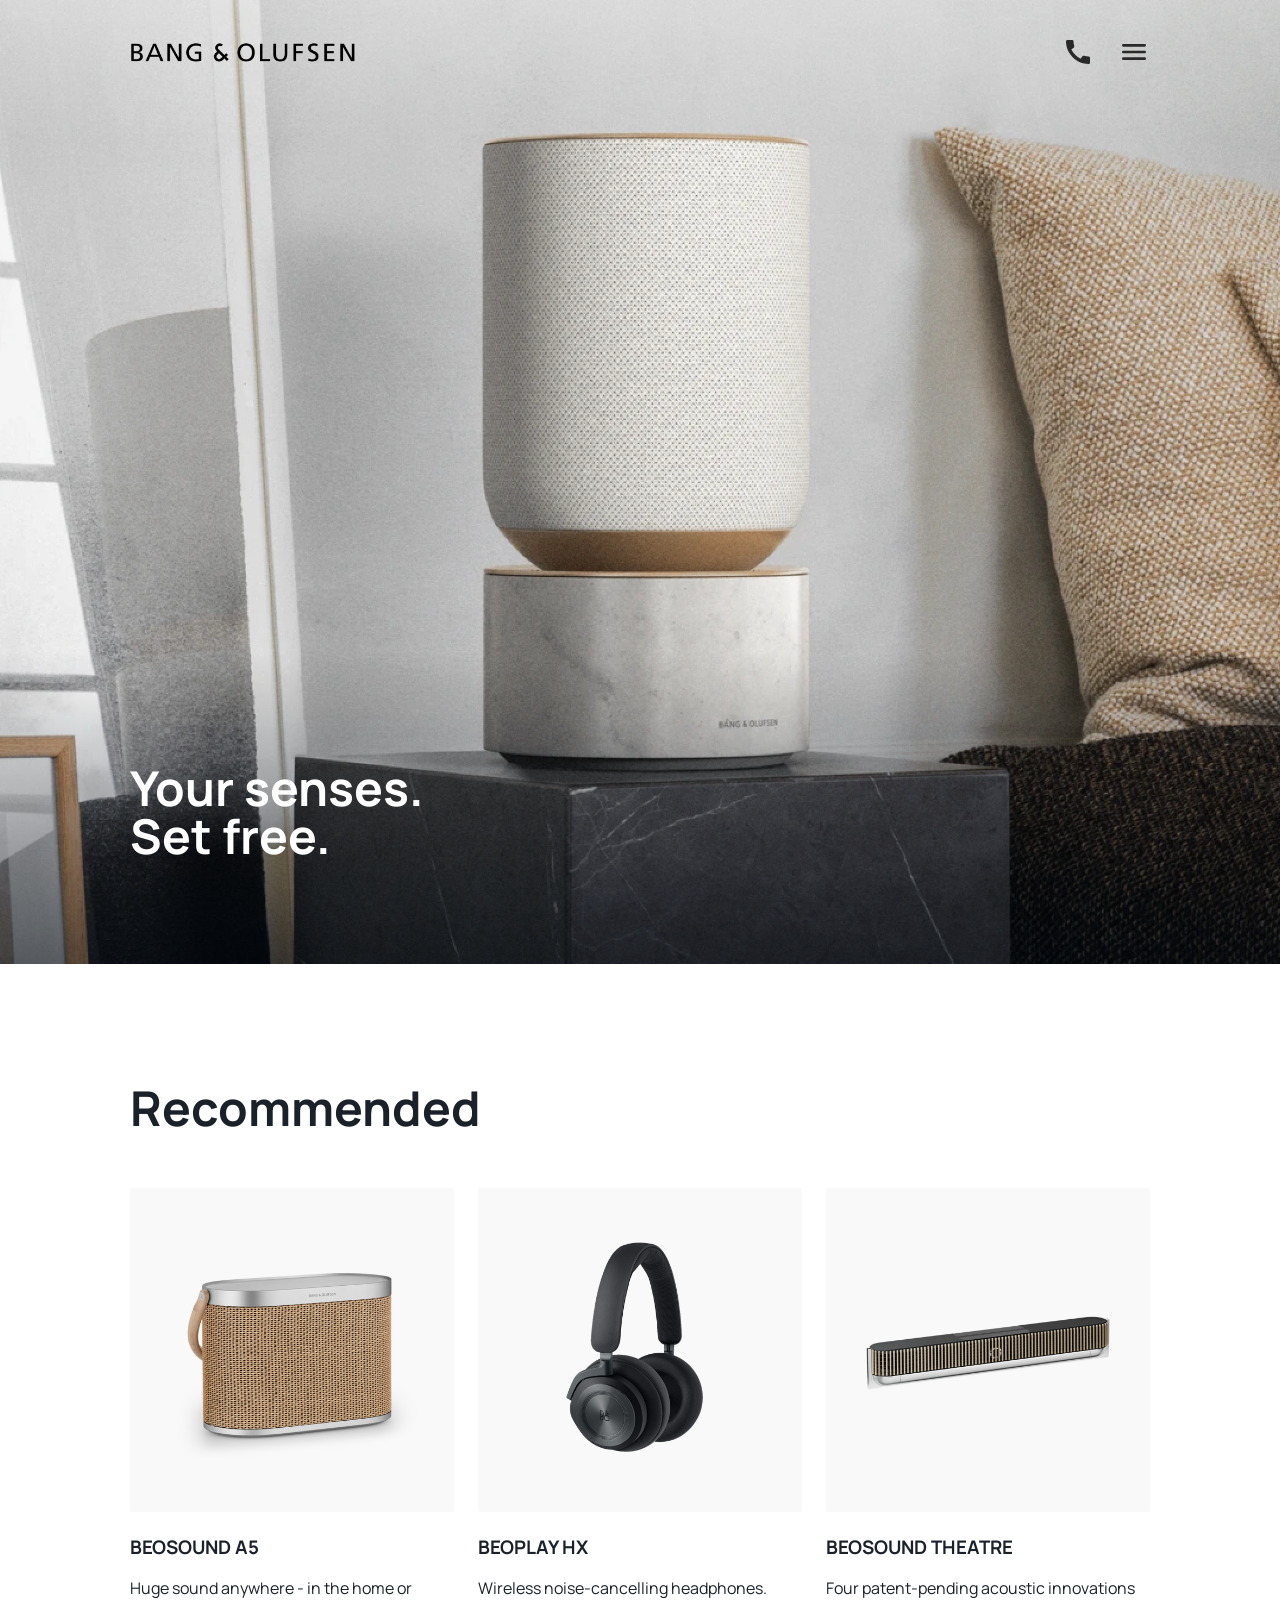
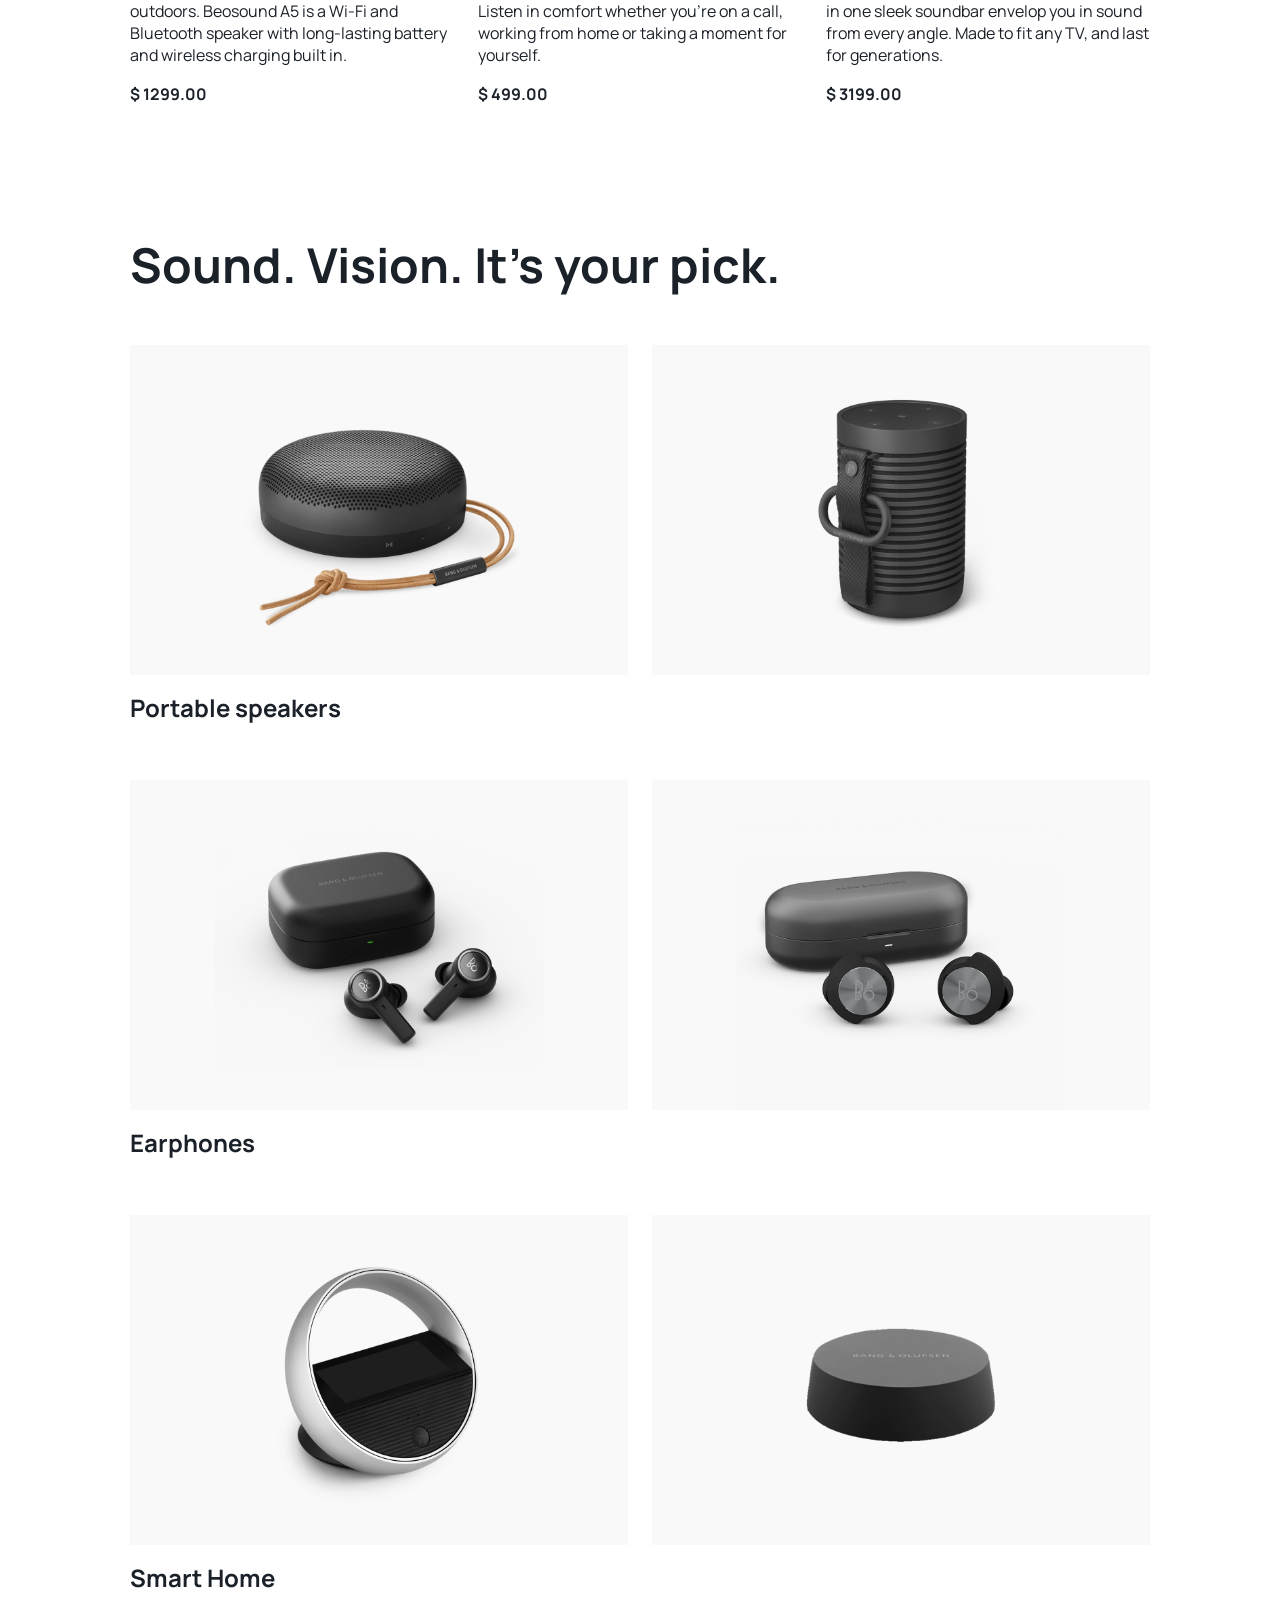
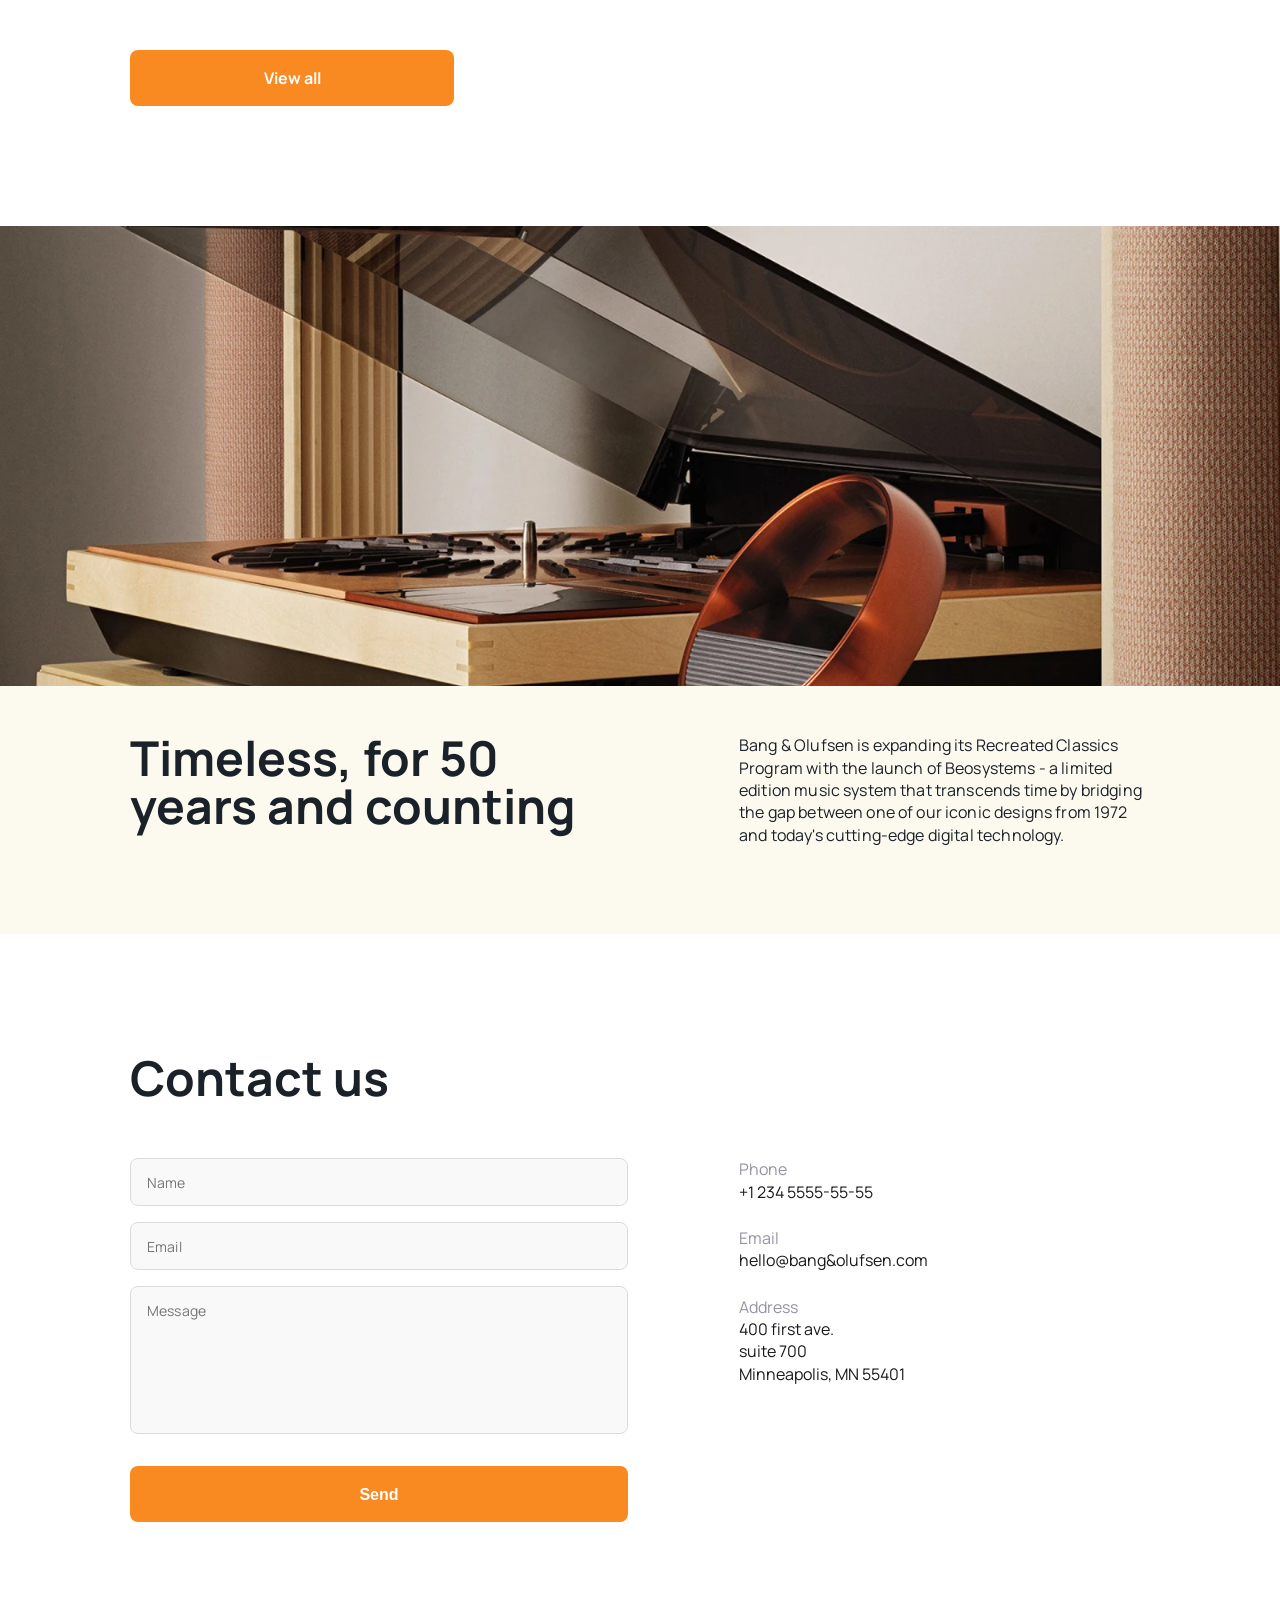
<file: index.html>
<!doctype html><html lang="en" class="page"><head><meta charset="utf-8"><meta name="viewport" content="width=device-width, initial-scale=1.0"><title>Bang-olufsen</title><link rel="icon" sizes="32x32" href="favicon.79be51bc.svg"><link rel="preconnect" href="https://fonts.googleapis.com"><link href="https://fonts.googleapis.com/css2?family=Manrope:wght@200..800&display=swap" rel="stylesheet"><link rel="preconnect" href="https://fonts.gstatic.com"><link rel="stylesheet" href="index.e884ea49.css"><script src="index.cabb280d.js" defer></script></head><body class="page__body"> <header class="header"> <div class="container"> <div class="header__content"> <div class="top-bar"> <a href="#" class="top-bar__logo-link"> <img src="imageSVG.df55c580.svg" alt="Bang-olufsen logo" class="top-bar__logo"> </a> <div class="top-bar__icons"> <a href="tel:+1 234 5555-55-55" class="icon icon--phone"> <span class="icon__text">+1 234 555-55-55</span> </a> <a href="#menu" class="icon icon--menu"></a> </div> </div> <div class="header__bottom"> <h1 class="header__title"> Your senses. <br> Set free. </h1> </div> </div> </div> </header> <aside class="menu page__menu" id="menu"> <div class="container"> <div class="menu__top top-bar"> <a href="#" class="top-bar__logo-link"> <img src="imageSVG.df55c580.svg" alt="Bang-olufsen logo" class="top-bar__logo"> </a> <a href="#" class="icon icon--close"></a> </div> <div class="menu__bottom"> <nav class="menu__nav nav"> <ul class="nav__list"> <li class="nav__item"> <a class="nav__link" href="#recommended"> Recommended </a> </li> <li class="nav__item"> <a class="nav__link" href="#categories"> Categories </a> </li> <li class="nav__item"> <a class="nav__link" href="#about-us"> About Us </a> </li> <li class="nav__item"> <a class="nav__link" href="#contact-us"> Contact us </a> </li> </ul> </nav> <a href="tel:+1 234 5555-55-55" class="menu__phone-number"> +1 234 5555-55-55 </a> <a href="tel:+1 234 5555-55-55" class="menu__call-to-order"> call to order </a> </div> </div> </aside> <main class="main-section"> <div class="main-section__content"> <div class="container"> <section class="recommended" id="recommended"> <h2 class="section-title">Recommended</h2> <div class="recommended__products"> <article class="product recommended__product"> <img src="BEOSOUND%20A5.803658c0.png" alt="BEOSOUND A5" class="product__photo"> <h3 class="product__title">BEOSOUND A5</h3> <p class="product__category"> Huge sound anywhere - in the home or outdoors. Beosound A5 is a Wi-Fi and Bluetooth speaker with long-lasting battery and wireless charging built in. </p> <p class="product__price">$ 1299.00</p> </article> <article class="product recommended__product"> <img src="BEOPLAY%20HX.e0e6440b.png" alt="BEOPLAY HX" class="product__photo"> <h3 class="product__title">BEOPLAY HX</h3> <p class="product__category"> Wireless noise-cancelling headphones. Listen in comfort whether you're on a call, working from home or taking a moment for yourself. </p> <p class="product__price">$ 499.00</p> </article> <article class="product recommended__product"> <img src="BEOSOUND%20THEATRE.c55a614d.png" alt="BEOSOUND THEATRE" class="product__photo"> <h3 class="product__title">BEOSOUND THEATRE</h3> <p class="product__category"> Four patent-pending acoustic innovations in one sleek soundbar envelop you in sound from every angle. Made to fit any TV, and last for generations. </p> <p class="product__price">$ 3199.00</p> </article> </div> </section> <div class="main-section__content"> <section class="categories" id="categories"> <h2 class="categories__title section-title"> Sound. Vision. It's your pick. </h2> <div class="categories__wrapper"> <article class="category"> <div class="category__photos"> <a href="#" class="category__link"> <img class="category__photo" src="portable%20speakers_1.c69a18a5.png" alt="portable speakers"> </a> <a href="#" class="category__link"> <img class="category__photo" src="portable%20speakers_2.aa12e517.png" alt="portable speakers"> </a> </div> <h3 class="category__title">Portable speakers</h3> </article> <article class="category"> <div class="category__photos"> <a href="#" class="category__link"> <img class="category__photo" src="earphones_1.f3954b2e.png" alt="earphones"> </a> <a href="#" class="category__link"> <img class="category__photo" src="earphones_2.f67a87b5.png" alt="earphones"> </a> </div> <h3 class="category__title">Earphones</h3> </article> <article class="category"> <div class="category__photos"> <a href="#" class="category__link"> <img class="category__photo" src="smart%20Home_1.550588bb.png" alt="smart Home"> </a> <a href="#" class="category__link"> <img class="category__photo" src="smart%20Home_2.738a5bed.png" alt="smart Home"> </a> </div> <h3 class="category__title">Smart Home</h3> </article> <a href="#" class="button categories__button"> View all </a> </div> </section> </div> </div> <img class="image_bottom" src="image_bottom.562c278e.png" alt="image_bottom"> <section class="about-us" id="about-us"> <div class="container"> <div class="about-us__content"> <h2 class="about-us__title section-title section-title--align--left"> Timeless, for 50 years and counting </h2> <div class="about-us__description"> Bang & Olufsen is expanding its Recreated Classics Program with the launch of Beosystems - a limited edition music system that transcends time by bridging the gap between one of our iconic designs from 1972 and today's cutting-edge digital technology. </div> </div> </div> </section> <section class="contact-us" id="contact-us"> <div class="container"> <h2 class="contact-us__title section-title">Contact us</h2> <div class="contact-us__field"> <form onsubmit="this.reset(); return false;" action="#" method="post" class="contact-us__form"> <div class="form"> <input class="form__input" required type="text" placeholder="Name"> </div> <div class="form"> <input class="form__input" required type="email" placeholder="Email"> </div> <div class="form"> <textarea class="form__input form__input--tall" rows="5" required name="Message" placeholder="Message" id="Message"></textarea> </div> <button class="button">Send</button> </form> <div class="contact-us__information"> <div class="contact-us__address"> <p class="contact-us__description">Phone</p> <a class="contact-us__link" href="tel:+1 234 5555-55-55"> +1 234 5555-55-55 </a> </div> <div class="contact-us__address contact-us__address_1"> <p class="contact-us__description">Email</p> <a class="contact-us__link" href="mailto:hello@bangolufsen.com"> hello@bang&olufsen.com </a> </div> <div class="contact-us__address contact-us__address_1"> <p class="contact-us__description">Address</p> <a class="contact-us__link" href="https://maps.app.goo.gl/du8FtguKeuxkjBh47" target="_blank"> 400 first ave. <br> suite 700 <br> Minneapolis, MN 55401 </a> </div> </div> </div> </div> </section> </div> </main> <footer class="footer"></footer> </body></html>
</file>
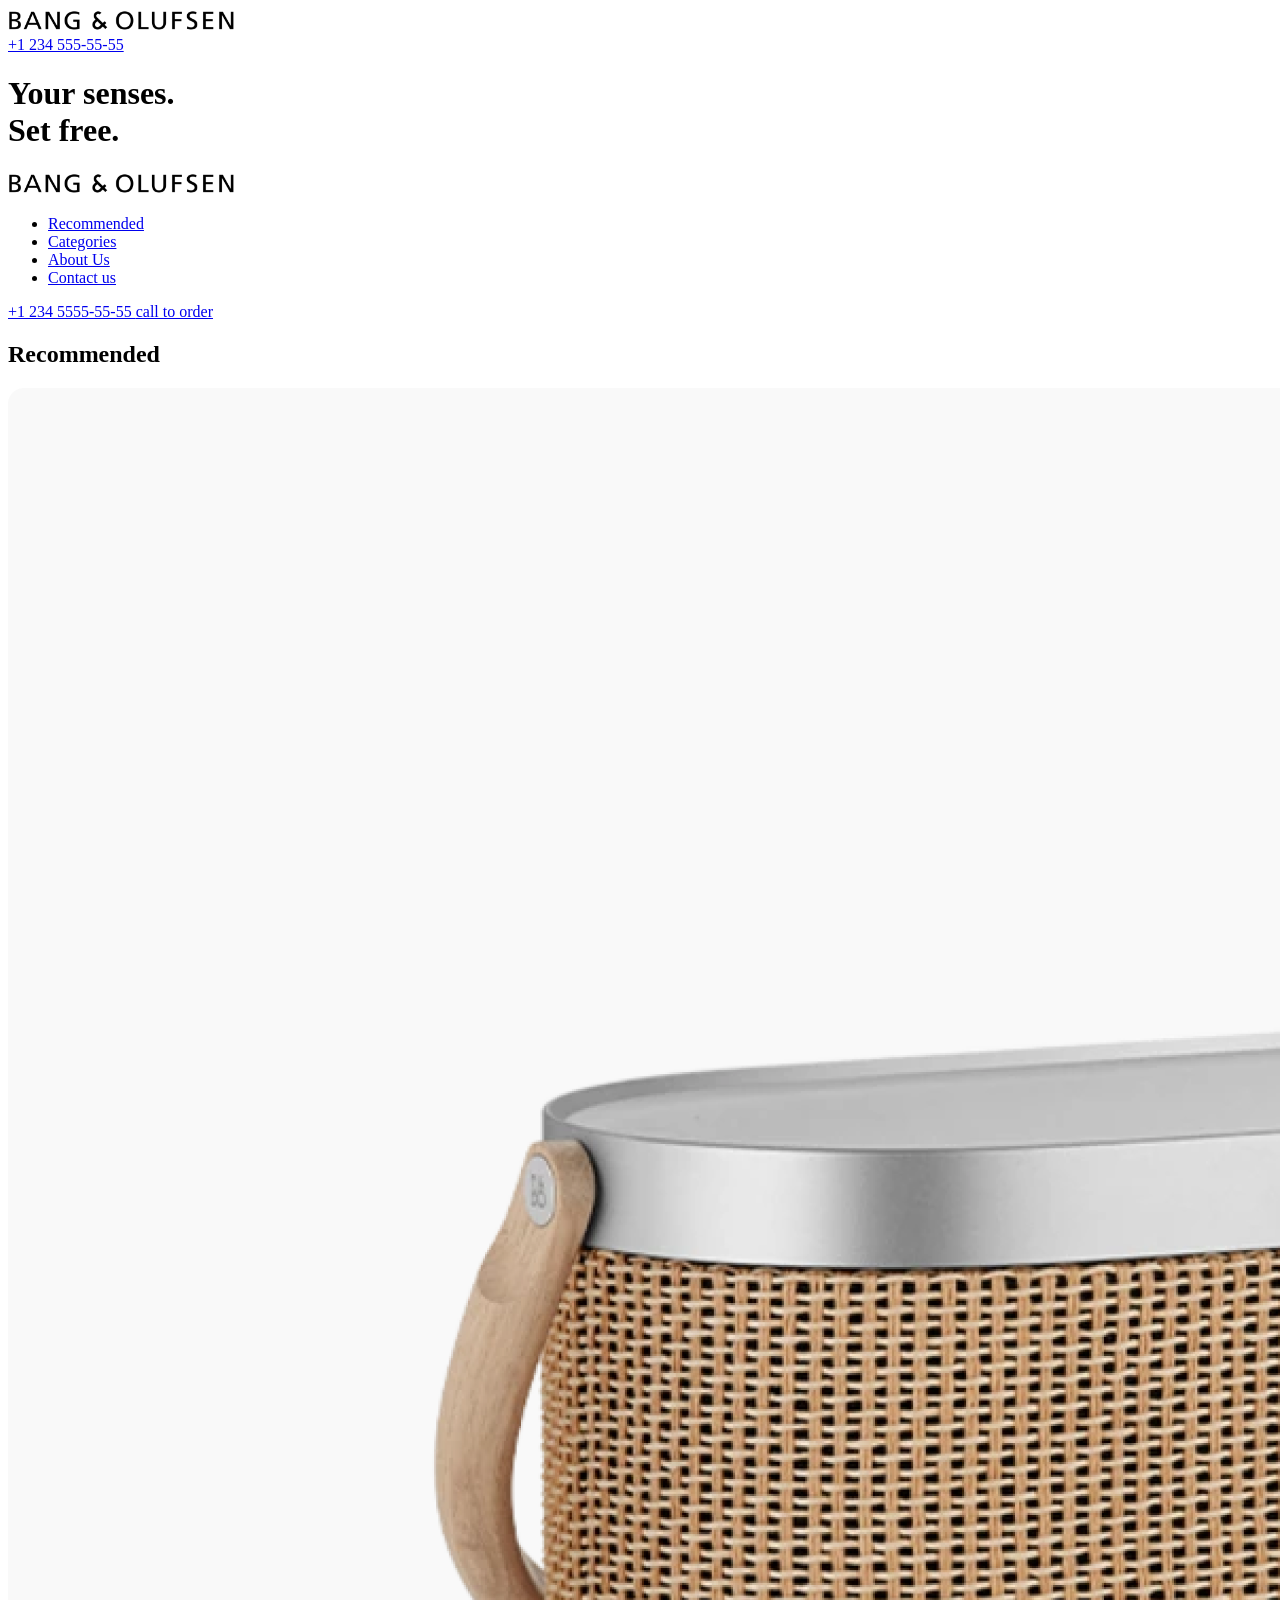
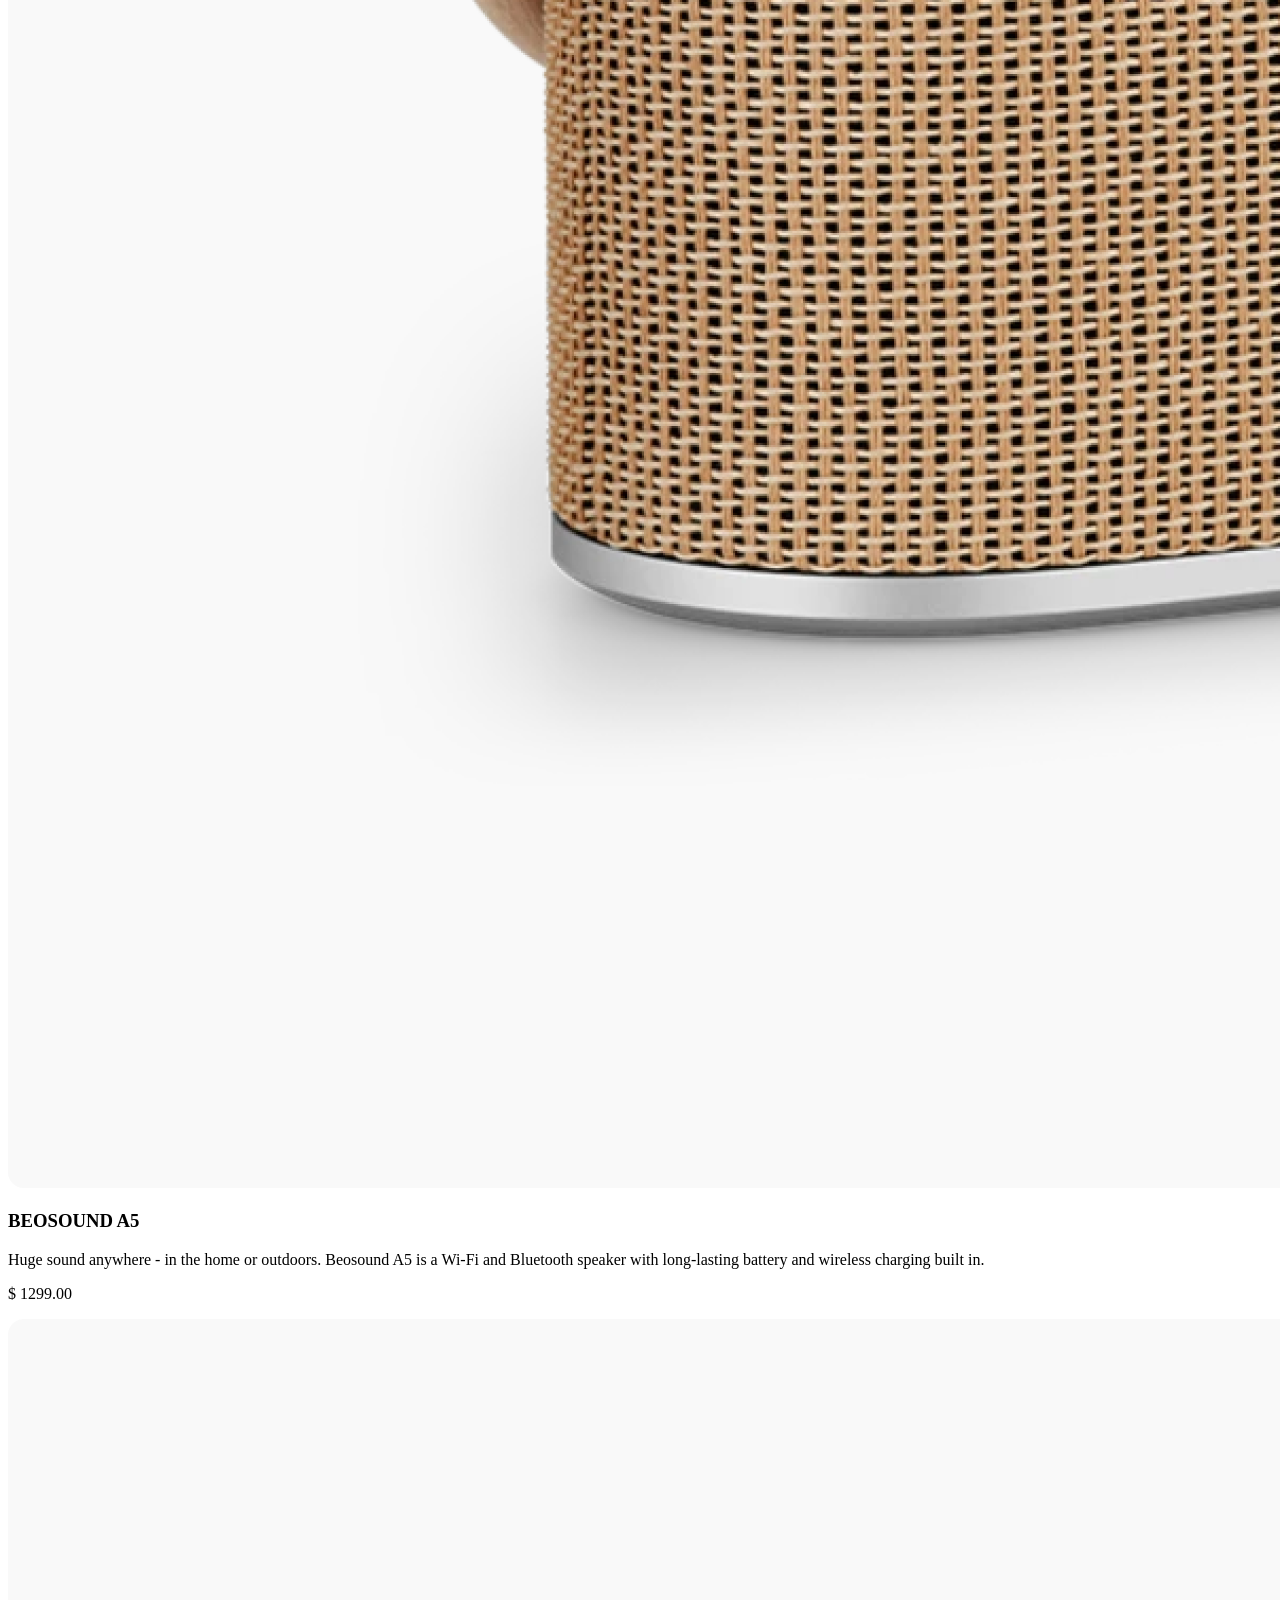
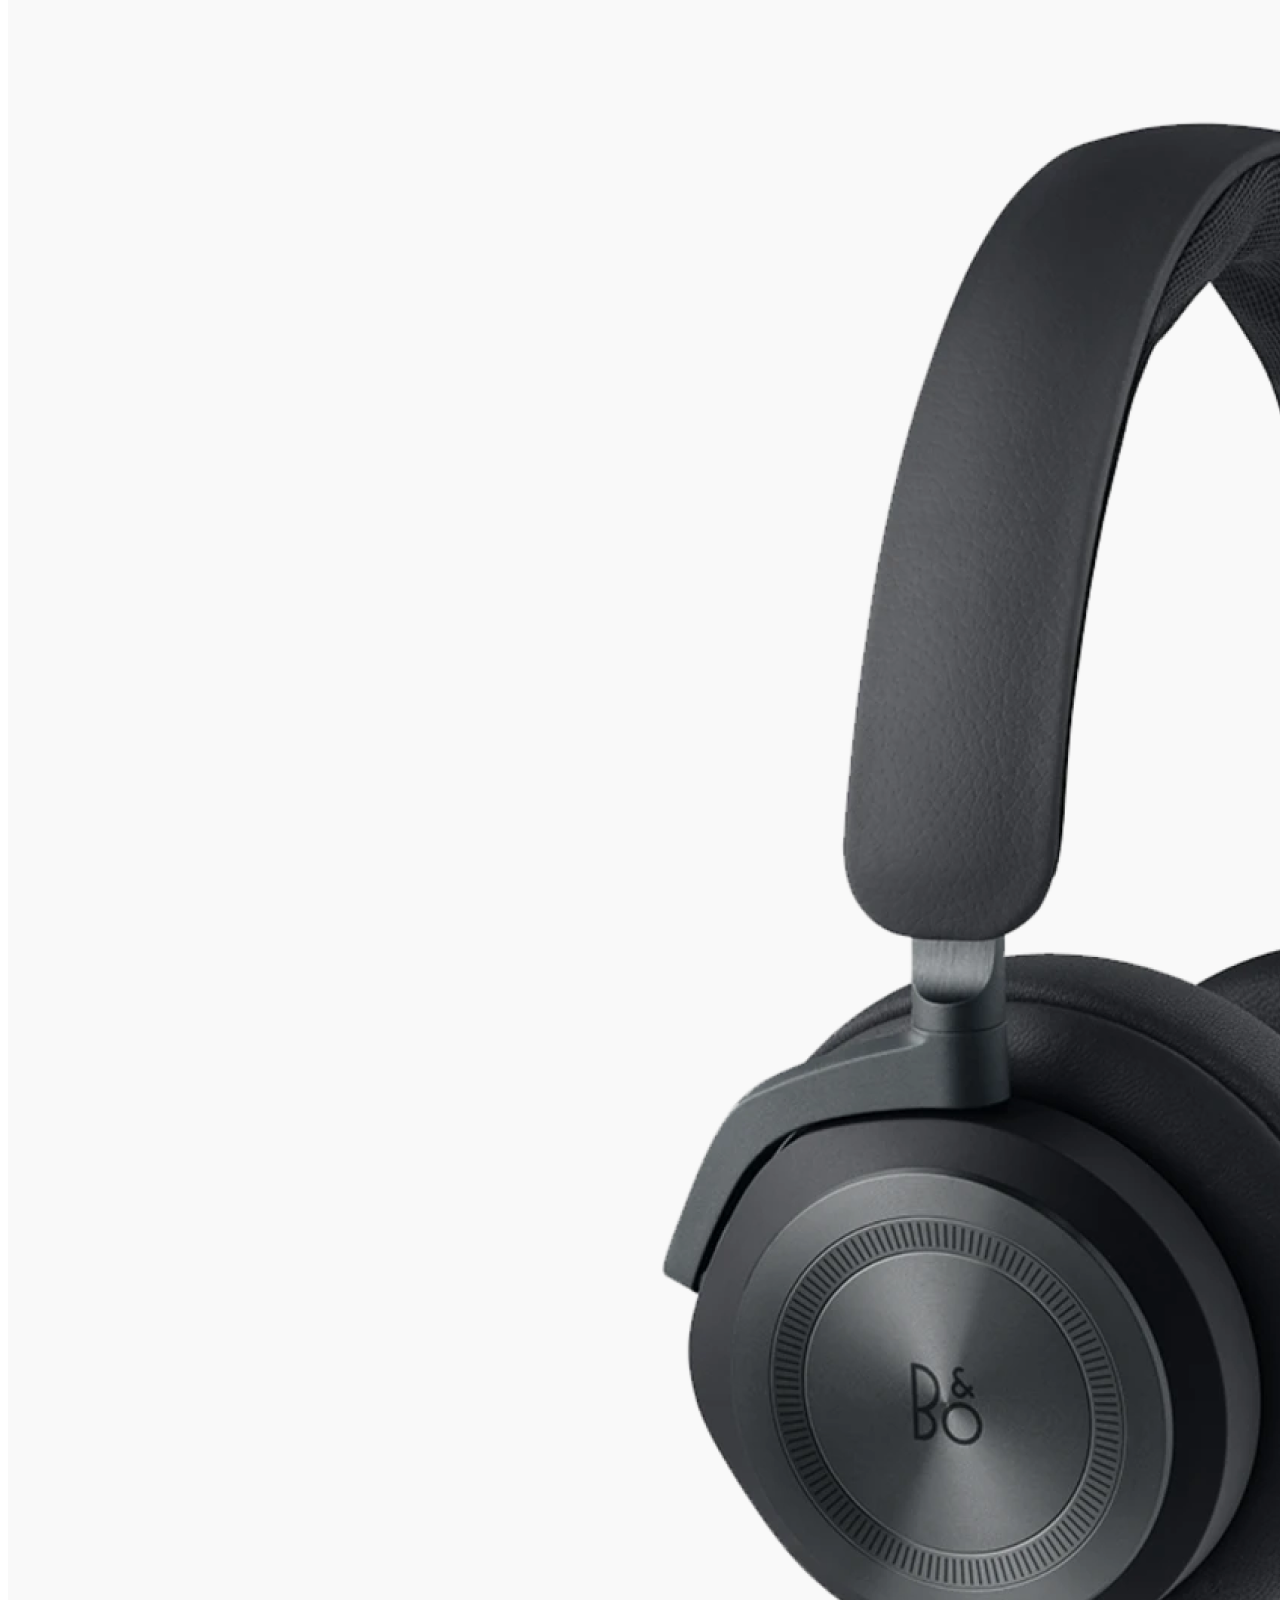
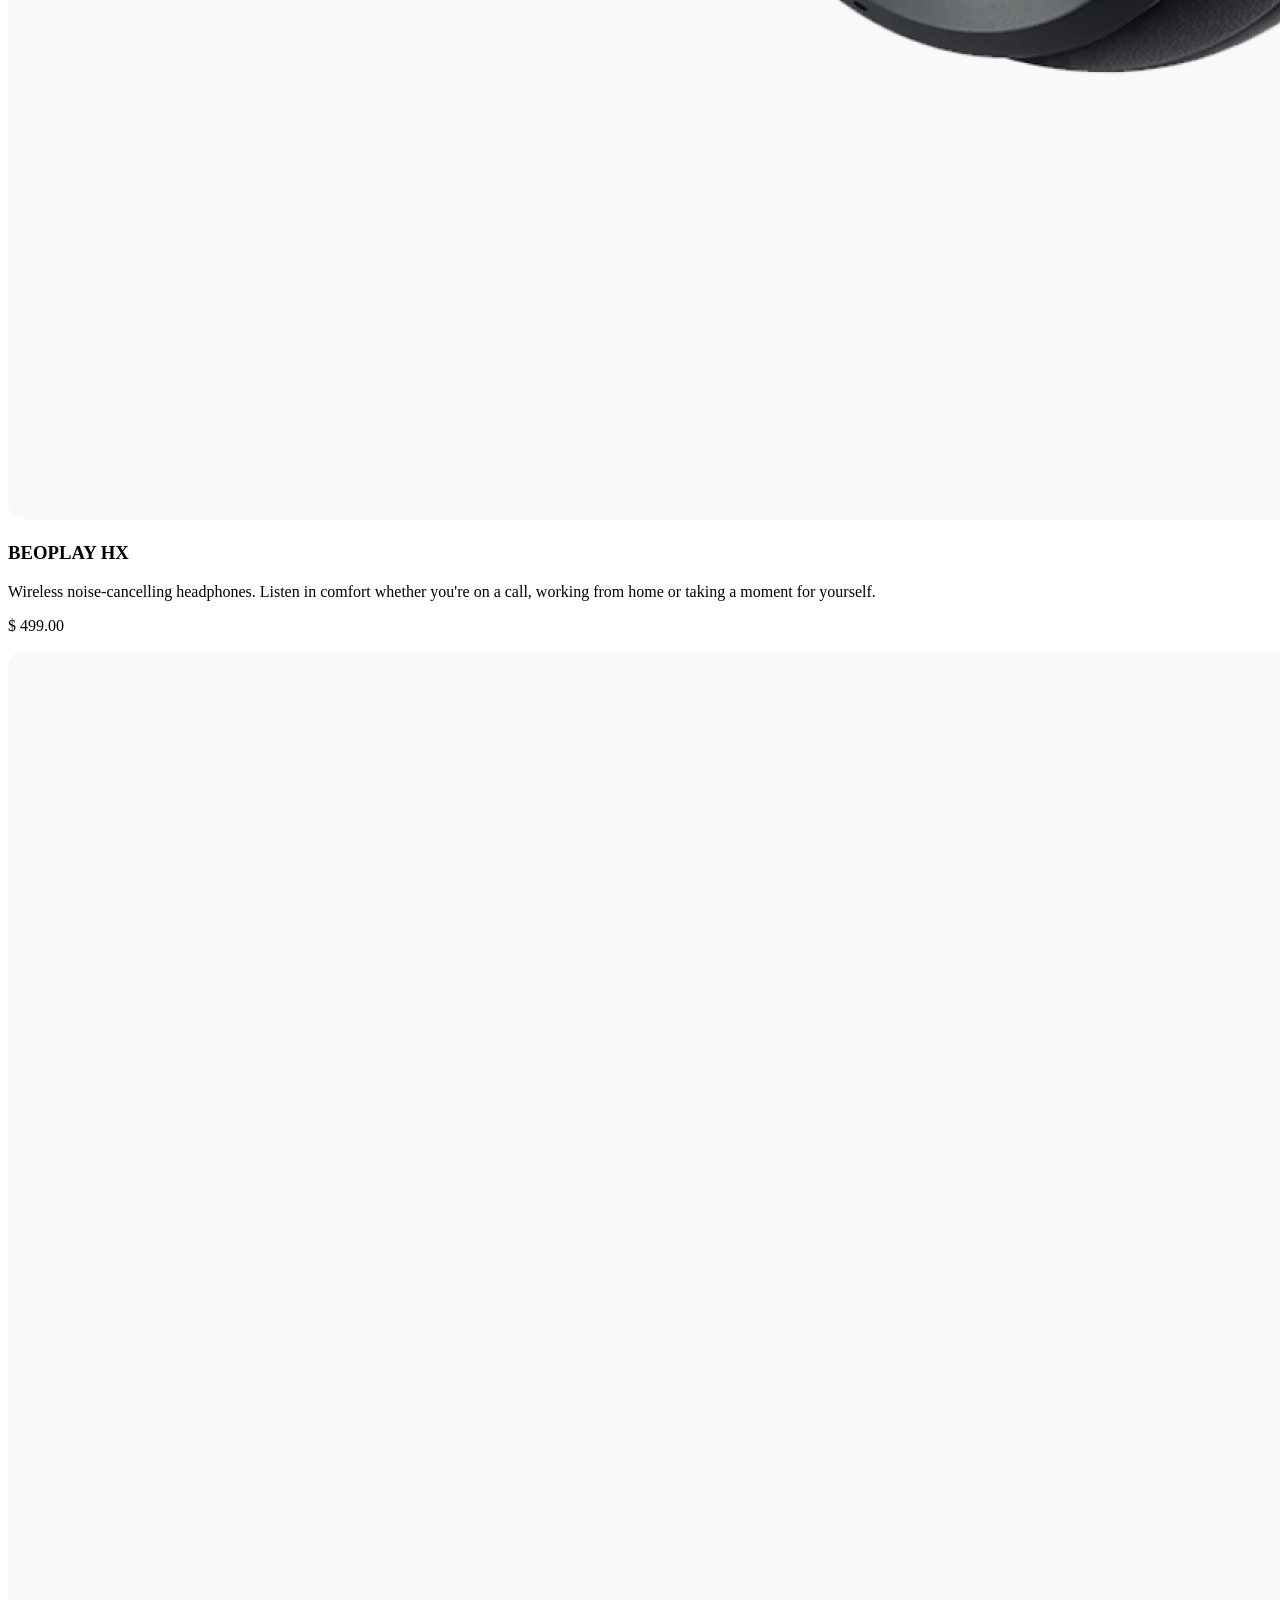
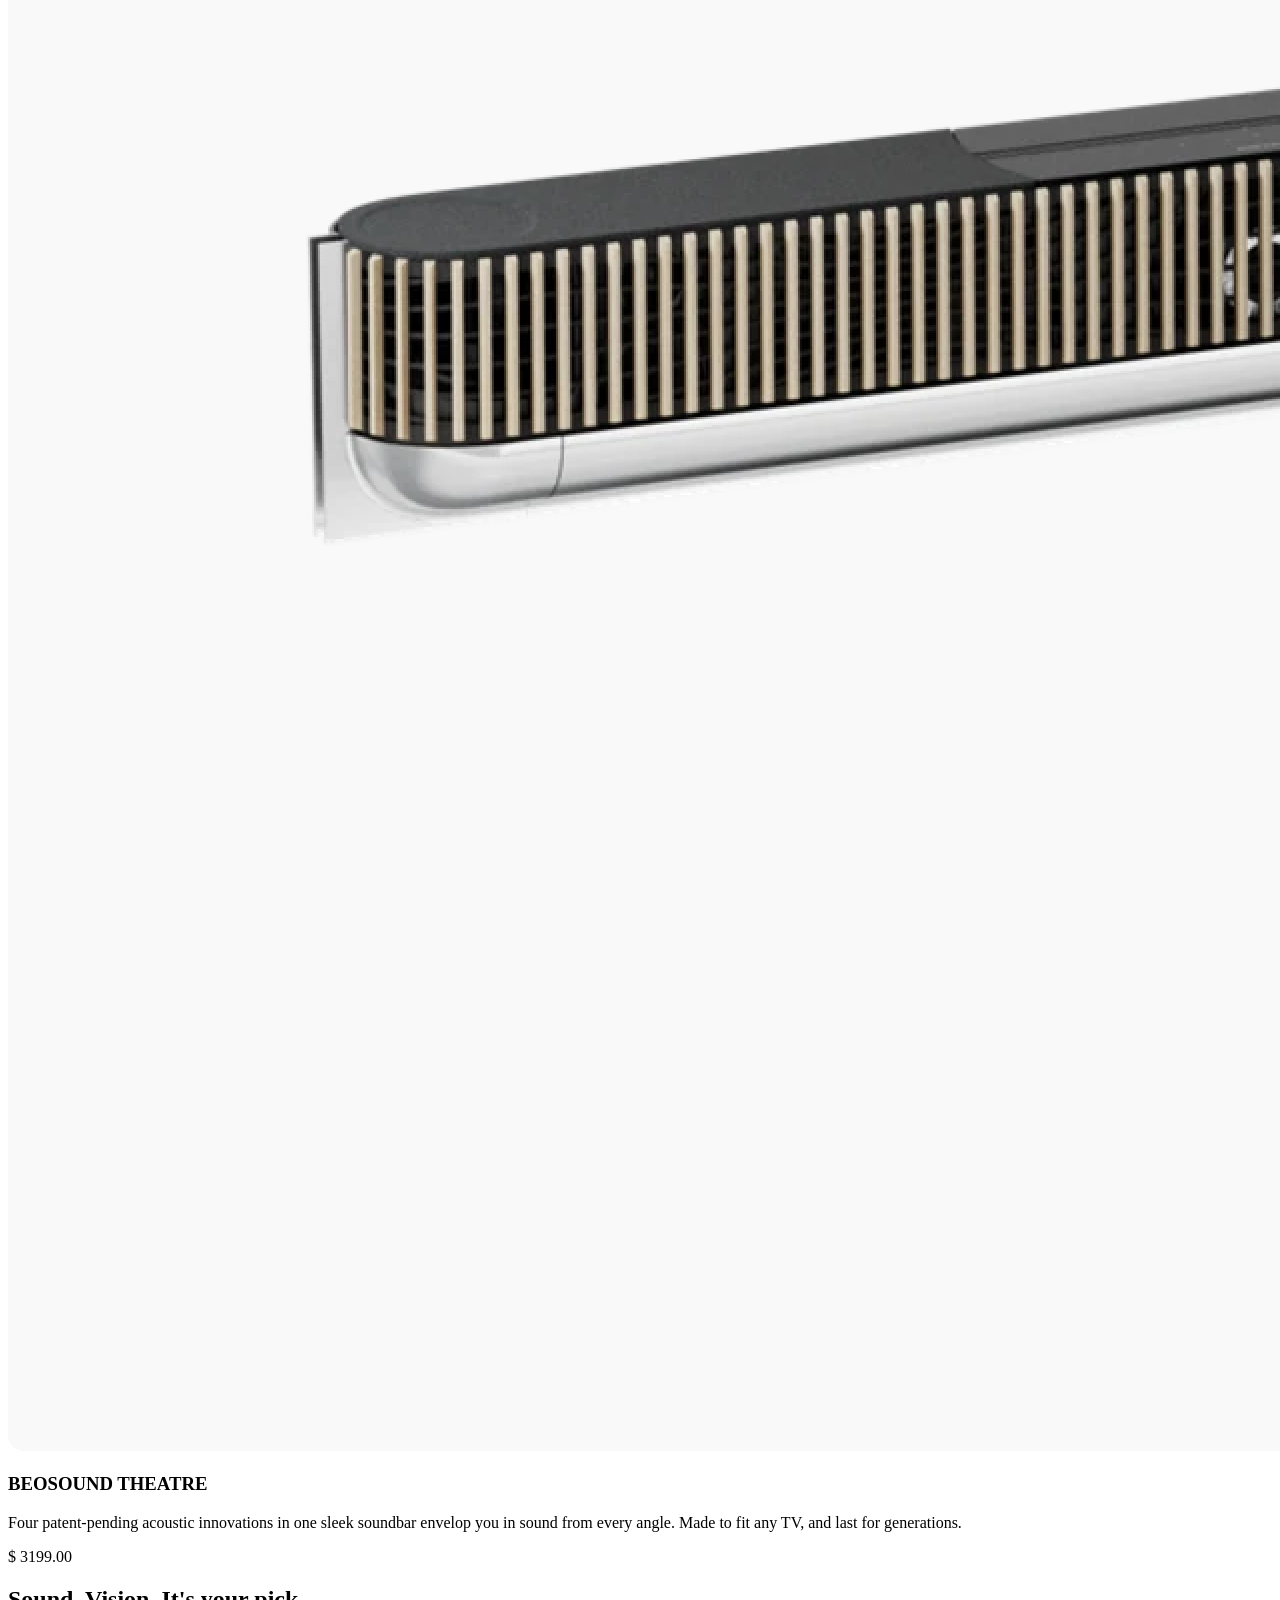
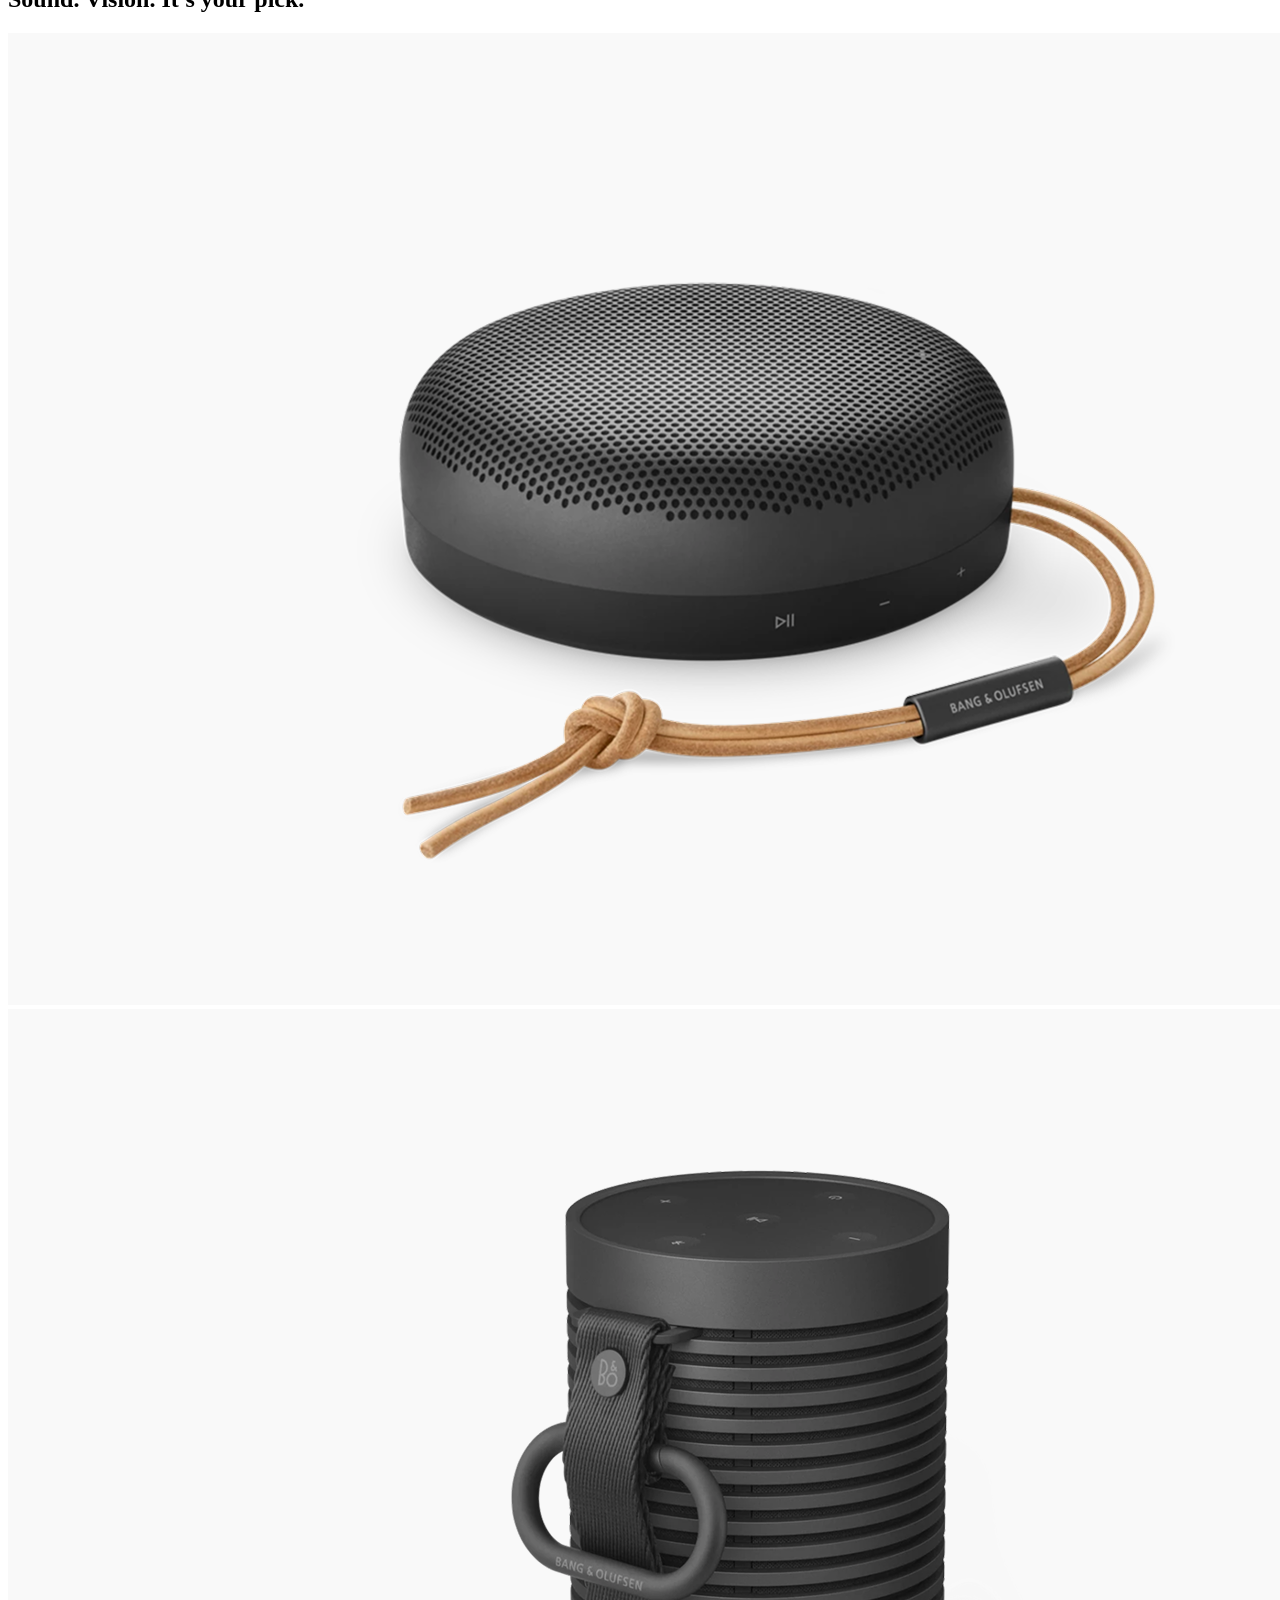
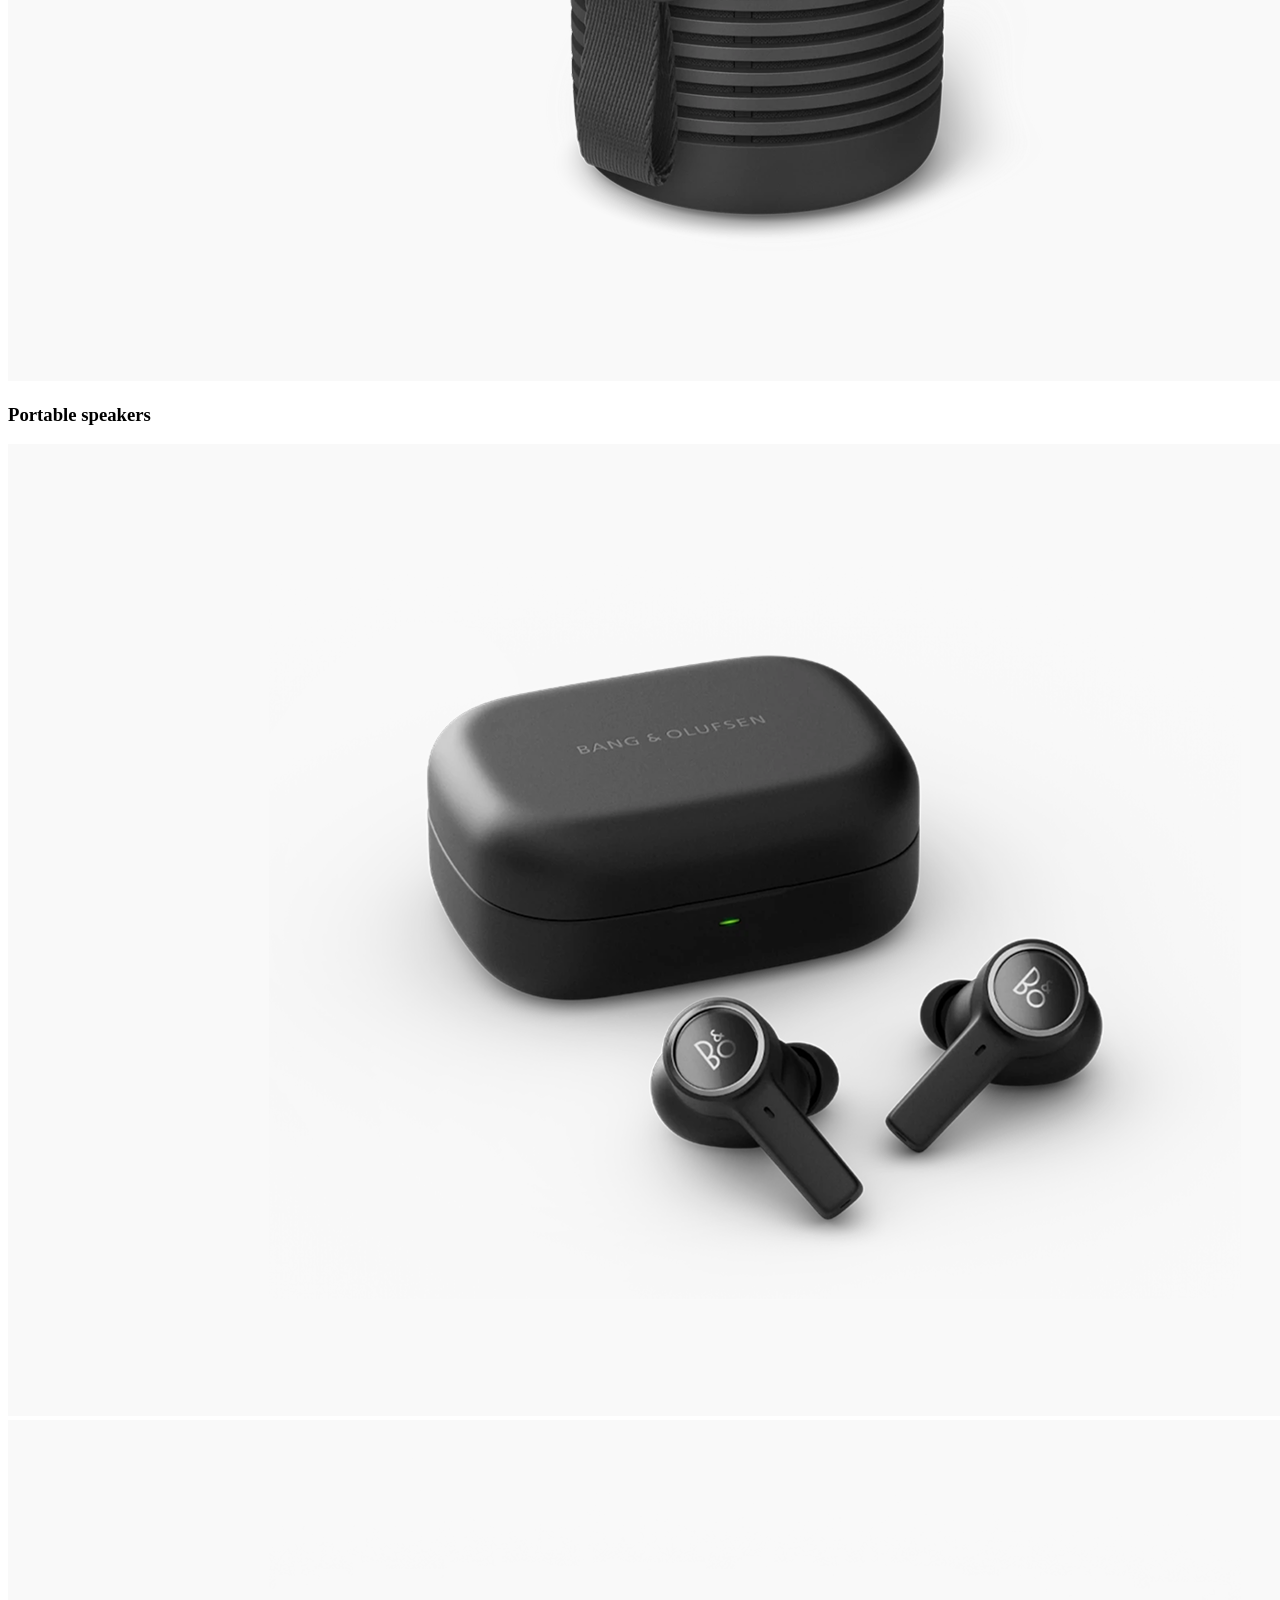
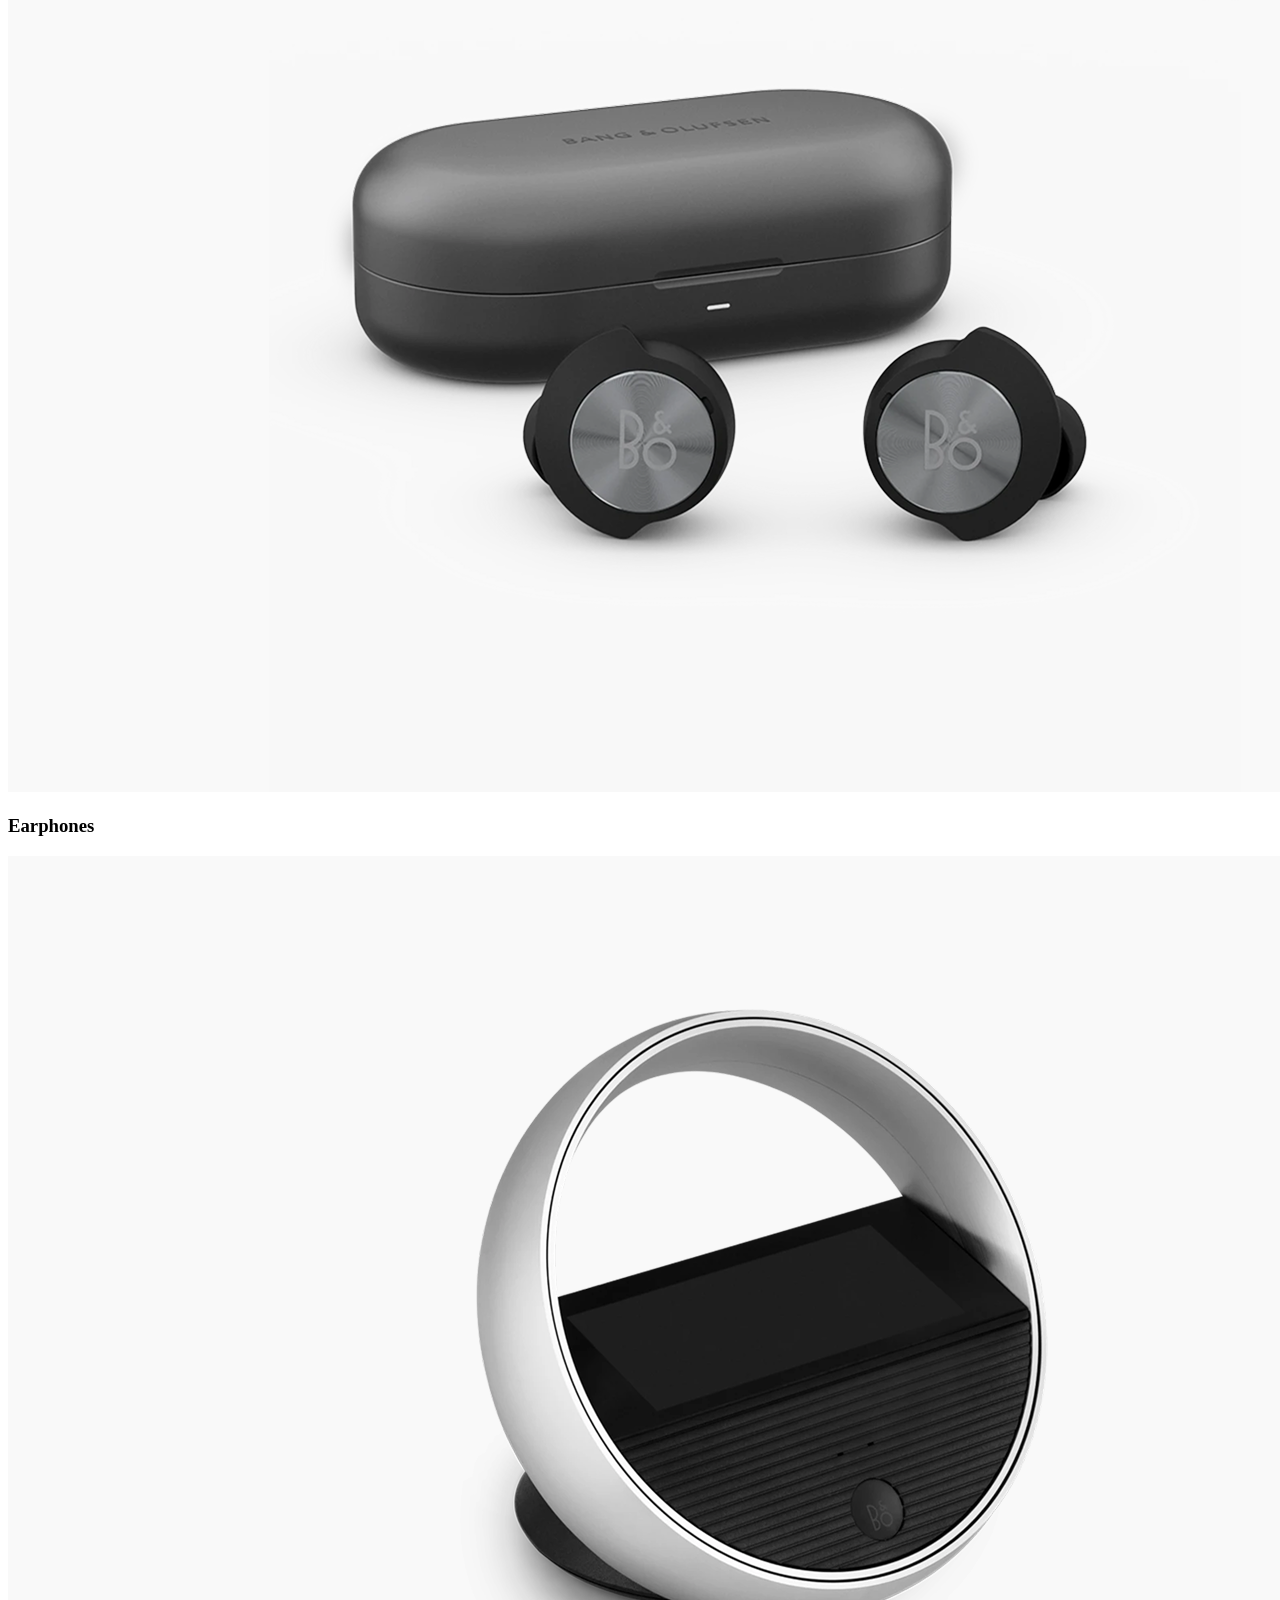
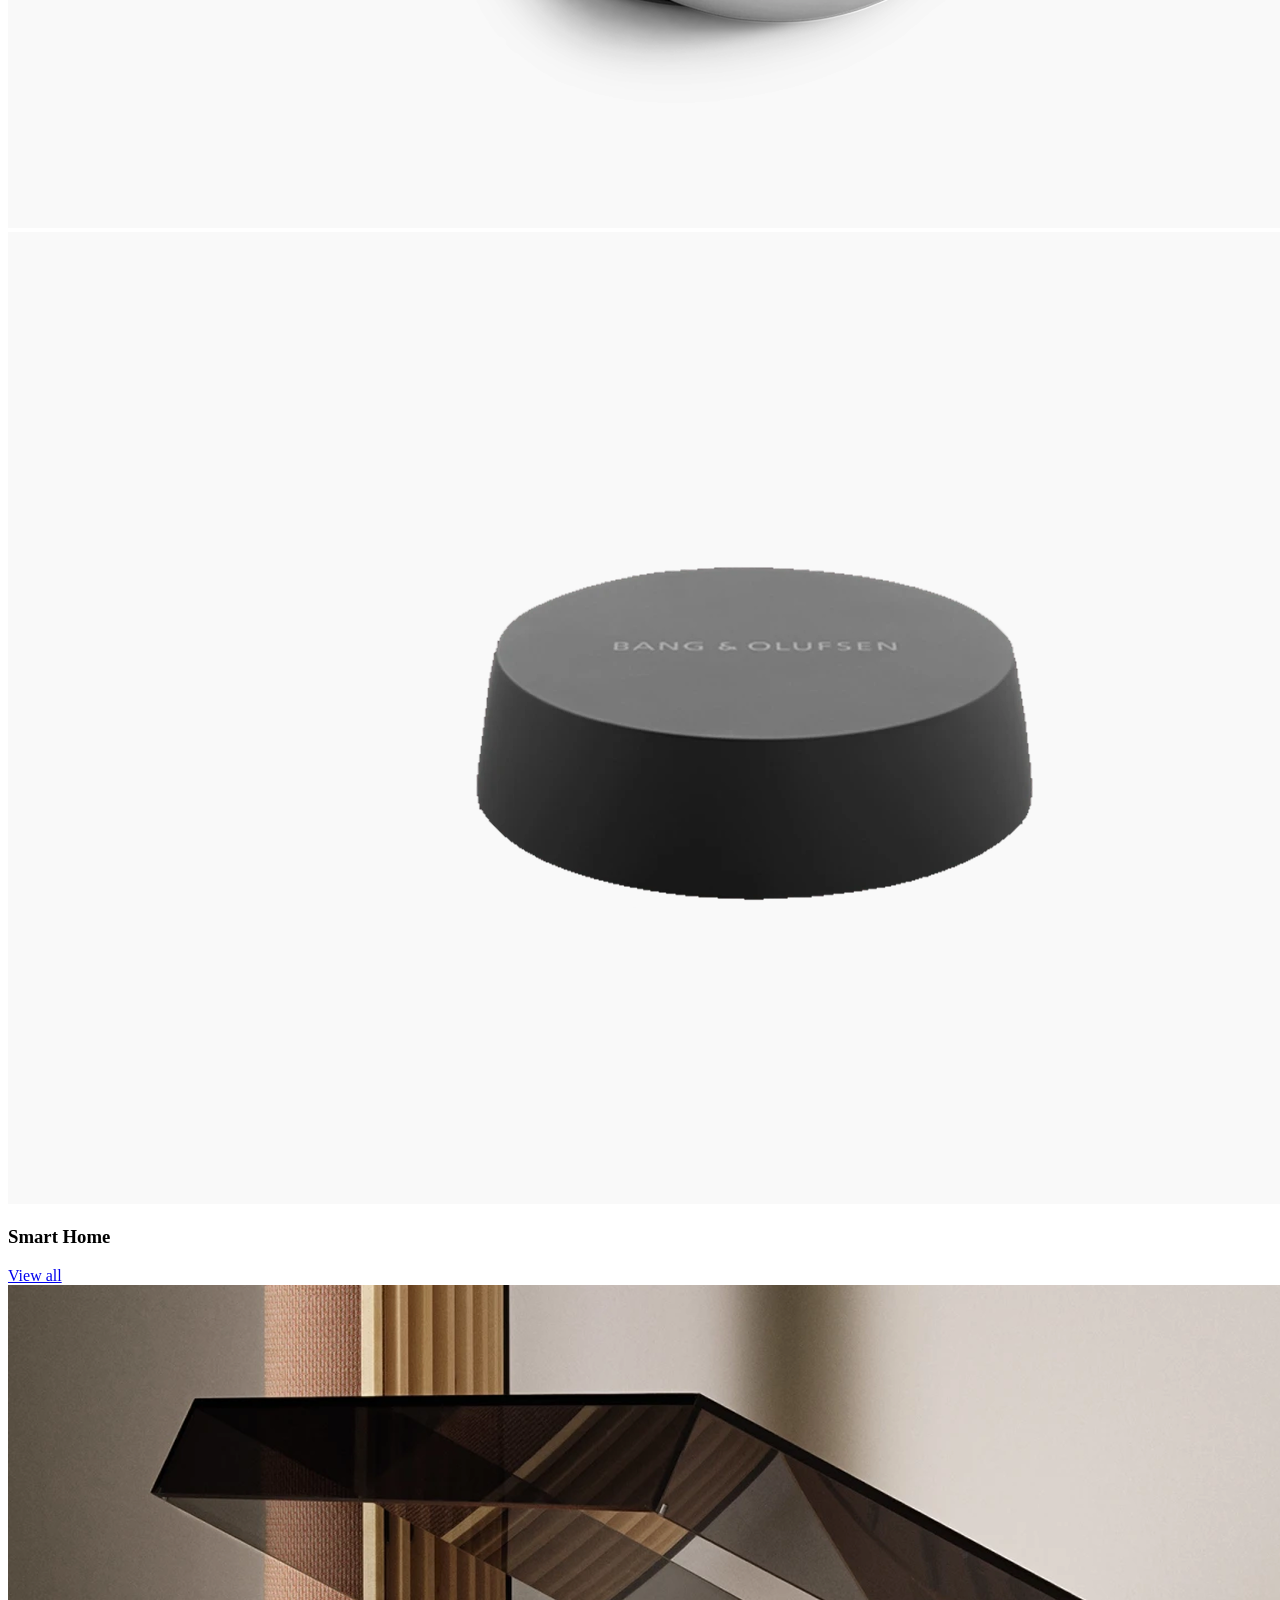
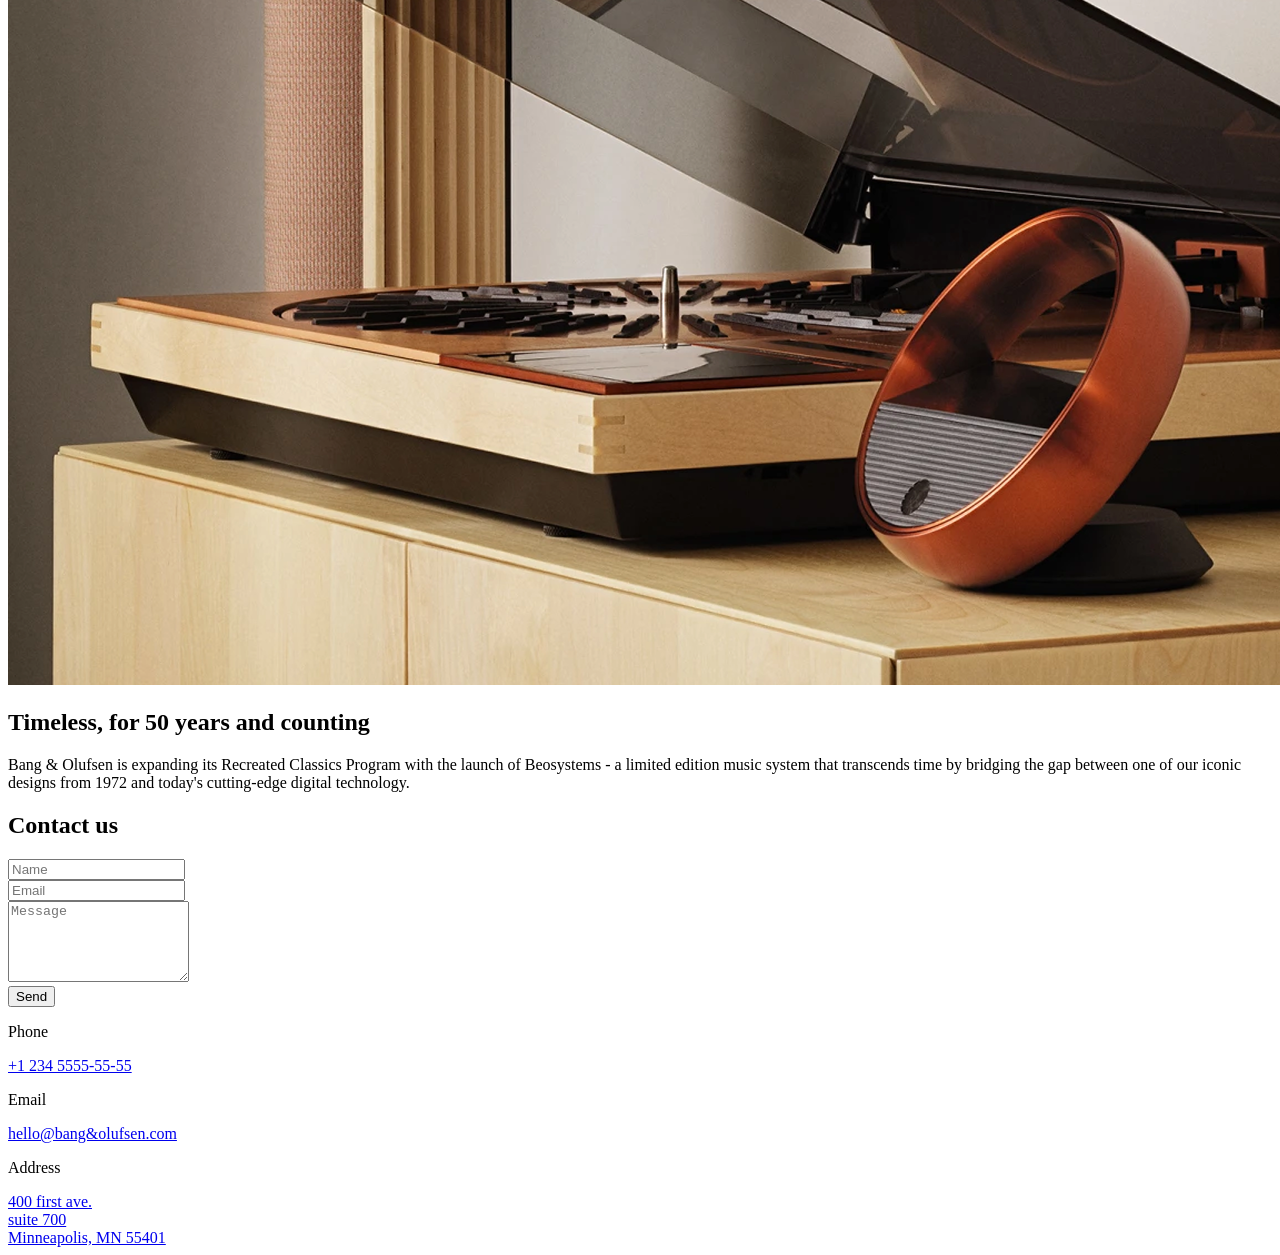
<file: src/index.html>
<!-- #region head  -->
<!doctype html>
<html
  lang="en"
  class="page"
>
  <head>
    <meta charset="UTF-8" />
    <meta
      name="viewport"
      content="width=device-width, initial-scale=1.0"
    />
    <title>Bang-olufsen</title>
    <link
      rel="icon"
      sizes="32x32"
      href="images/favicon.svg"
    />
    <link
      rel="preconnect"
      href="https://fonts.googleapis.com"
    />
    <link
      href="https://fonts.googleapis.com/css2?family=Manrope:wght@200..800&display=swap"
      rel="stylesheet"
    />
    <link
      rel="preconnect"
      href="https://fonts.gstatic.com"
    />
    <link
      rel="stylesheet"
      href="./styles/main.scss"
    />
    <script
      src="scripts/main.js"
      defer
    ></script>
  </head>
  <!-- #endregion -->
  <body class="page__body">
    <header class="header">
      <div class="container">
        <div class="header__content">
          <div class="top-bar">
            <a
              href="#"
              class="top-bar__logo-link"
            >
              <img
                src="images/imageSVG.svg"
                alt="Bang-olufsen logo"
                class="top-bar__logo"
              />
            </a>
            <div class="top-bar__icons">
              <a
                href="tel:+1 234 5555-55-55"
                class="icon icon--phone"
              >
                <span class="icon__text">+1 234 555-55-55</span>
              </a>
              <a
                href="#menu"
                class="icon icon--menu"
              ></a>
            </div>
          </div>
          <div class="header__bottom">
            <h1 class="header__title">
              Your senses.
              <br />
              Set free.
            </h1>
          </div>
        </div>
      </div>
    </header>

    <aside
      class="page__menu menu"
      id="menu"
    >
      <div class="container">
        <div class="top-bar menu__top">
          <a
            href="#"
            class="top-bar__logo-link"
          >
            <img
              src="images/imageSVG.svg"
              alt="Bang-olufsen logo"
              class="top-bar__logo"
            />
          </a>
          <a
            href="#"
            class="icon icon--close"
          ></a>
        </div>
        <div class="menu__bottom">
          <nav class="nav menu__nav">
            <ul class="nav__list">
              <li class="nav__item">
                <a
                  class="nav__link"
                  href="#recommended"
                >
                  Recommended
                </a>
              </li>
              <li class="nav__item">
                <a
                  class="nav__link"
                  href="#categories"
                >
                  Categories
                </a>
              </li>
              <li class="nav__item">
                <a
                  class="nav__link"
                  href="#about-us"
                >
                  About Us
                </a>
              </li>
              <li class="nav__item">
                <a
                  class="nav__link"
                  href="#contact-us"
                >
                  Contact us
                </a>
              </li>
            </ul>
          </nav>
          <a
            href="tel:+1 234 5555-55-55"
            class="menu__phone-number"
          >
            +1 234 5555-55-55
          </a>
          <a
            href="tel:+1 234 5555-55-55"
            class="menu__call-to-order"
          >
            call to order
          </a>
        </div>
      </div>
    </aside>

    <main class="main-section">
      <div class="main-section__content">
        <div class="container">
          <section
            class="recommended"
            id="recommended"
          >
            <h2 class="section-title">Recommended</h2>
            <div class="recommended__products">
              <article class="product recommended__product">
                <img
                  src="images/products/BEOSOUND A5.png"
                  alt="BEOSOUND A5"
                  class="product__photo"
                />
                <h3 class="product__title">BEOSOUND A5</h3>
                <p class="product__category">
                  Huge sound anywhere - in the home or outdoors. Beosound A5 is
                  a Wi-Fi and Bluetooth speaker with long-lasting battery and
                  wireless charging built in.
                </p>
                <p class="product__price">$ 1299.00</p>
              </article>
              <article class="product recommended__product">
                <img
                  src="images/products/BEOPLAY HX.png"
                  alt="BEOPLAY HX"
                  class="product__photo"
                />
                <h3 class="product__title">BEOPLAY HX</h3>
                <p class="product__category">
                  Wireless noise-cancelling headphones. Listen in comfort
                  whether you're on a call, working from home or taking a moment
                  for yourself.
                </p>
                <p class="product__price">$ 499.00</p>
              </article>
              <article class="product recommended__product">
                <img
                  src="images/products/BEOSOUND THEATRE.png"
                  alt="BEOSOUND THEATRE"
                  class="product__photo"
                />
                <h3 class="product__title">BEOSOUND THEATRE</h3>
                <p class="product__category">
                  Four patent-pending acoustic innovations in one sleek soundbar
                  envelop you in sound from every angle. Made to fit any TV, and
                  last for generations.
                </p>
                <p class="product__price">$ 3199.00</p>
              </article>
            </div>
          </section>
          <div class="main-section__content">
            <section
              class="categories"
              id="categories"
            >
              <h2 class="categories__title section-title">
                Sound. Vision. It's your pick.
              </h2>
              <div class="categories__wrapper">
                <article class="category">
                  <div class="category__photos">
                    <a
                      href="#"
                      class="category__link"
                    >
                      <img
                        class="category__photo"
                        src="images/categories/portable speakers_1.png"
                        alt="portable speakers"
                      />
                    </a>
                    <a
                      href="#"
                      class="category__link"
                    >
                      <img
                        class="category__photo"
                        src="images/categories/portable speakers_2.png"
                        alt="portable speakers"
                      />
                    </a>
                  </div>
                  <h3 class="category__title">Portable speakers</h3>
                </article>
                <article class="category">
                  <div class="category__photos">
                    <a
                      href="#"
                      class="category__link"
                    >
                      <img
                        class="category__photo"
                        src="images/categories/earphones_1.png"
                        alt="earphones"
                      />
                    </a>
                    <a
                      href="#"
                      class="category__link"
                    >
                      <img
                        class="category__photo"
                        src="images/categories/earphones_2.png"
                        alt="earphones"
                      />
                    </a>
                  </div>
                  <h3 class="category__title">Earphones</h3>
                </article>
                <article class="category">
                  <div class="category__photos">
                    <a
                      href="#"
                      class="category__link"
                    >
                      <img
                        class="category__photo"
                        src="images/categories/smart Home_1.png"
                        alt="smart Home"
                      />
                    </a>
                    <a
                      href="#"
                      class="category__link"
                    >
                      <img
                        class="category__photo"
                        src="images/categories/smart Home_2.png"
                        alt="smart Home"
                      />
                    </a>
                  </div>
                  <h3 class="category__title">Smart Home</h3>
                </article>
                <a
                  href="#"
                  class="button categories__button"
                >
                  View all
                </a>
              </div>
            </section>
          </div>
        </div>
        <img
          class="image_bottom"
          src="images/categories/image_bottom.png"
          alt="image_bottom"
        />
        <section
          class="about-us"
          id="about-us"
        >
          <div class="container">
            <div class="about-us__content">
              <h2
                class="about-us__title section-title section-title--align--left"
              >
                Timeless, for 50 years and counting
              </h2>
              <div class="about-us__description">
                Bang & Olufsen is expanding its Recreated Classics Program with
                the launch of Beosystems - a limited edition music system that
                transcends time by bridging the gap between one of our iconic
                designs from 1972 and today's cutting-edge digital technology.
              </div>
            </div>
          </div>
        </section>
        <section
          class="contact-us"
          id="contact-us"
        >
          <div class="container">
            <h2 class="section-title contact-us__title">Contact us</h2>
            <div class="contact-us__field">
              <form
                onsubmit="this.reset(); return false;"
                action="#"
                method="post"
                class="contact-us__form"
              >
                <div class="form">
                  <input
                    class="form__input"
                    required
                    type="text"
                    placeholder="Name"
                  />
                </div>
                <div class="form">
                  <input
                    class="form__input"
                    required
                    type="email"
                    placeholder="Email"
                  />
                </div>
                <div class="form">
                  <textarea
                    class="form__input form__input--tall"
                    rows="5"
                    required
                    name="Message"
                    placeholder="Message"
                    id="Message"
                  ></textarea>
                </div>
                <button class="button">Send</button>
              </form>
              <div class="contact-us__information">
                <div class="contact-us__address">
                  <p class="contact-us__description">Phone</p>
                  <a
                    class="contact-us__link"
                    href="tel:+1 234 5555-55-55"
                  >
                    +1 234 5555-55-55
                  </a>
                </div>
                <div class="contact-us__address contact-us__address_1">
                  <p class="contact-us__description">Email</p>
                  <a
                    class="contact-us__link"
                    href="mailto:hello@bangolufsen.com"
                  >
                    hello@bang&olufsen.com
                  </a>
                </div>
                <div class="contact-us__address contact-us__address_1">
                  <p class="contact-us__description">Address</p>
                  <a
                    class="contact-us__link"
                    href="https://maps.app.goo.gl/du8FtguKeuxkjBh47"
                    target="_blank"
                  >
                    400 first ave.
                    <br />
                    suite 700
                    <br />
                    Minneapolis, MN 55401
                  </a>
                </div>
              </div>
            </div>
          </div>
        </section>
      </div>
    </main>

    <footer class="footer"></footer>
  </body>
</html>
</file>
<file: index.e884ea49.css>
.container{padding-left:20px;padding-right:20px}@media (min-width:576px){.container{max-width:1020px;margin-left:auto;margin-right:auto;padding-left:72px;padding-right:72px}}.header{background-image:url(header-bg-mobile.758ca939.png);background-position:50%;background-size:cover}.header__content{-ms-flex-direction:column;flex-direction:column;-ms-flex-pack:justify;justify-content:space-between;height:100vh;display:-ms-flexbox;display:flex}.header__title{text-align:left;color:#fff;margin:0;font-size:36px;font-weight:700;line-height:100%}@media (min-width:576px){.header__title{font-size:48px}}.header__bottom{padding-bottom:40px}@media (min-width:576px){.header{padding-bottom:64px}}.icon{background-size:cover;width:24px;height:24px;transition:transform .3s;display:block}.icon:hover{transform:scale(1.2)}@media (min-width:576px){.icon{width:32px;height:32px}}.icon--phone{background-image:url(icon-phone.d181234c.svg)}@media (min-width:1024px){.icon--phone:hover .icon__text{visibility:visible;opacity:1;display:block}}.icon__text{color:#1b2129;letter-spacing:2px;text-transform:uppercase;text-align:right;white-space:nowrap;visibility:hidden;opacity:0;height:16px;font-size:12px;font-weight:700;transition:opacity .3s ease-in-out,visibility .3s ease-in-out;position:absolute;top:50%;right:calc(100% + 8px);transform:translateY(-50%)}.icon--menu{background-image:url(icon-burger-menu.fd26e13d.svg)}.icon--menu:hover{background-image:url(icon-burger-menu-hover.535f3edf.svg)}.icon--close{background-image:url(icon-close.31bb77d6.svg)}.menu{box-sizing:border-box;background-color:#f9f9f9;height:100vh;font-weight:700}.menu__top{margin-bottom:32px}@media (min-width:576px){.menu__top{margin-bottom:56px}}.menu__nav{margin-bottom:48px}.menu__phone-number{color:inherit;letter-spacing:2px;margin-bottom:16px;font-size:16px;line-height:22px;text-decoration:none;display:block}.menu__call-to-order{text-transform:uppercase;color:inherit;letter-spacing:2px;border-bottom:solid #1b2129;width:fit-content;padding-bottom:3px;font-size:16px;line-height:22px;text-decoration:none;display:block}.nav__link{color:inherit;font-size:22px;line-height:22px;text-decoration:none;position:relative}.nav__link:after{content:"";transform-origin:0;background-color:#1b2129;width:100%;height:1px;transition:transform .3s;display:block;position:absolute;bottom:-8px;transform:scale(0)}.nav__link:hover:after{transform:scale(1)}.nav__list{-ms-flex-direction:column;flex-direction:column;gap:32px;margin:0;padding:0;list-style:none;display:-ms-flexbox;display:flex}.page{color:#1b2129;scroll-behavior:smooth;font-family:Manrope,serif;font-size:16px;line-height:22.4px;overflow-x:hidden}.page:has(.page__menu:target){height:100vh;overflow:hidden}.page__body{min-width:320px;margin:0}.page__menu{opacity:0;pointer-events:none;transition:all .3s;position:fixed;top:0;left:0;right:0;transform:translate(-100%)}.page__menu:target{opacity:1;pointer-events:all;transform:translate(0)}.top-bar{-ms-flex-pack:justify;justify-content:space-between;-ms-flex-align:center;align-items:center;padding-top:24px;padding-bottom:24px;display:-ms-flexbox;display:flex}@media (min-width:576px){.top-bar{padding-top:36px;padding-bottom:36px}}.top-bar__icons{gap:24px;display:-ms-flexbox;display:flex}.top-bar__logo-link{display:-ms-flexbox;display:flex}.top-bar__logo{height:16px;transition:transform .3s}.top-bar__logo:hover{transform:scale(1.2)}@media (min-width:576px){.top-bar__logo{height:24px}}.section-title{text-align:left;letter-spacing:0;margin:0 0 48px;font-size:32px;font-weight:700;line-height:100%}@media (min-width:576px){.section-title{margin-bottom:56px;font-size:40px}}@media (min-width:1024px){.section-title{margin-bottom:56px;font-size:48px}}.main-section{background-color:#fff}.main-section__content{padding-top:96px;padding-bottom:96px;display:grid}@media (min-width:576px){.main-section__content{padding-top:120px;padding-bottom:120px}}.product__photo{width:100%;transition:transform .3s ease-in-out}.product__photo:hover{transform:scale(1.07)}.product__price{font-weight:700}.recommended__products{--columns:2;grid-template-columns:repeat(var(--columns),1fr);gap:40px 20px;display:grid}@media (min-width:576px){.recommended__products{--columns:6;column-gap:24px}}@media (min-width:1024px){.recommended__products{--columns:12;column-gap:24px}}.recommended__product{grid-column:1/-1}@media (min-width:576px){.recommended__product{grid-column:1/7}}@media (min-width:1024px){.recommended__product{grid-column:span 4}}.about-us{background-color:#fcfaef;margin:0 0 120px;position:relative}.about-us__content{--columns:2;grid-template-columns:repeat(var(--columns),1fr);gap:24px 20px;margin:0;padding-top:48px;padding-bottom:48px;display:grid}@media (min-width:576px){.about-us__content{--columns:6;column-gap:24px}}@media (min-width:1024px){.about-us__content{--columns:12;column-gap:24px}}.about-us__title{grid-column:1/-1}@media (min-width:576px){.about-us__title{grid-column:1/4}}@media (min-width:1024px){.about-us__title{grid-column:1/7}}.about-us__description{size:16px;letter-spacing:.15px;grid-column:1/-1;margin:0;font-weight:400;line-height:140%}@media (min-width:576px){.about-us__description{grid-column:4/7}}@media (min-width:1024px){.about-us__description{grid-column:8/13}}.categories__wrapper{row-gap:40px;display:grid}@media (min-width:576px){.categories__wrapper{row-gap:56px}}.categories__button{width:280px}@media (min-width:576px){.categories__button{width:600px}}@media (min-width:1024px){.categories__button{width:324px}}.image_bottom{object-fit:cover;object-position:center;width:100%;margin-bottom:0;display:block}@media (min-width:1024px){.image_bottom{height:460px}}.button{text-align:center;color:#fff;background-color:#f98921;border:none;border-radius:8px;-ms-flex-line-pack:center;align-content:center;height:56px;font-size:16px;font-weight:700;line-height:27px;text-decoration:none;transition:background-color .3s ease-in-out;display:block}.button:hover{background-color:#1b2129}.button:active{background-color:#010810}.category__photos{--columns:2;grid-template-columns:repeat(var(--columns),1fr);column-gap:20px;margin-bottom:16px;display:grid}@media (min-width:576px){.category__photos{--columns:6;column-gap:24px}}@media (min-width:1024px){.category__photos{--columns:12;column-gap:24px}}@media (min-width:576px){.category__link{grid-column:span 3}}@media (min-width:1024px){.category__link{grid-column:span 6}}.category__photo{object-fit:cover;width:100%;height:100%;transition:transform .3s ease-in-out}.category__photo:hover{transform:scale(1.07)}.category__title{margin:0;font-size:24px;font-weight:700;line-height:140%}.contact-us__field{--columns:2;grid-template-columns:repeat(var(--columns),1fr);column-gap:20px;display:grid}@media (min-width:576px){.contact-us__field{--columns:6;column-gap:24px}}@media (min-width:1024px){.contact-us__field{--columns:12;column-gap:24px}}.contact-us__title{margin-bottom:48px}@media (min-width:576px){.contact-us__title{margin-bottom:56px}}.contact-us__form{grid-column:1/-1;display:grid}@media (min-width:576px){.contact-us__form{grid-column:1/-1}}@media (min-width:1024px){.contact-us__form{grid-column:1/7}}.contact-us__information{grid-column:1/-1;margin-top:48px}@media (min-width:576px){.contact-us__information{margin-top:80px}}@media (min-width:1024px){.contact-us__information{grid-column:8/11;margin-top:0}}.contact-us__address_1{margin-top:24px}.contact-us__description{color:#9393a3;margin-top:0;margin-bottom:0;text-decoration:none}.contact-us__link{color:#191919;margin-top:0;margin-bottom:0;text-decoration:none;position:relative}.contact-us__link:after{content:"";transform-origin:0;background-color:#1b2129;width:100%;height:1px;transition:transform .3s;display:block;position:absolute;bottom:-8px;transform:scale(0)}.contact-us__link:hover:after{transform:scale(1)}.form{-ms-flex-direction:column;flex-direction:column;display:-ms-flexbox;display:flex}.form__input{box-sizing:border-box;letter-spacing:.15px;text-wrap:wrap;background-color:#f9f9f9;border:1px solid #dbdbdb;border-radius:8px;outline:none;width:100%;height:48px;margin-bottom:16px;padding:14px 16px;font-family:inherit;font-size:14px;font-weight:400;line-height:19.6px;text-decoration:none;transition:border-color .3s ease-in-out}.form__input:hover{border-color:#bfbfbf}.form__input:hover::placeholder{color:#1b2129}.form__input:hover::placeholder{color:#1b2129}.form__input:focus{border:2px solid #f98921}.form__input:autofill{-webkit-text-fill-color:inherit;-webkit-box-shadow:inset 0 0 0 1000px #f9f9f9}.form__input--tall{resize:none;height:148px;margin-bottom:32px}
/*# sourceMappingURL=index.e884ea49.css.map */
</file>
